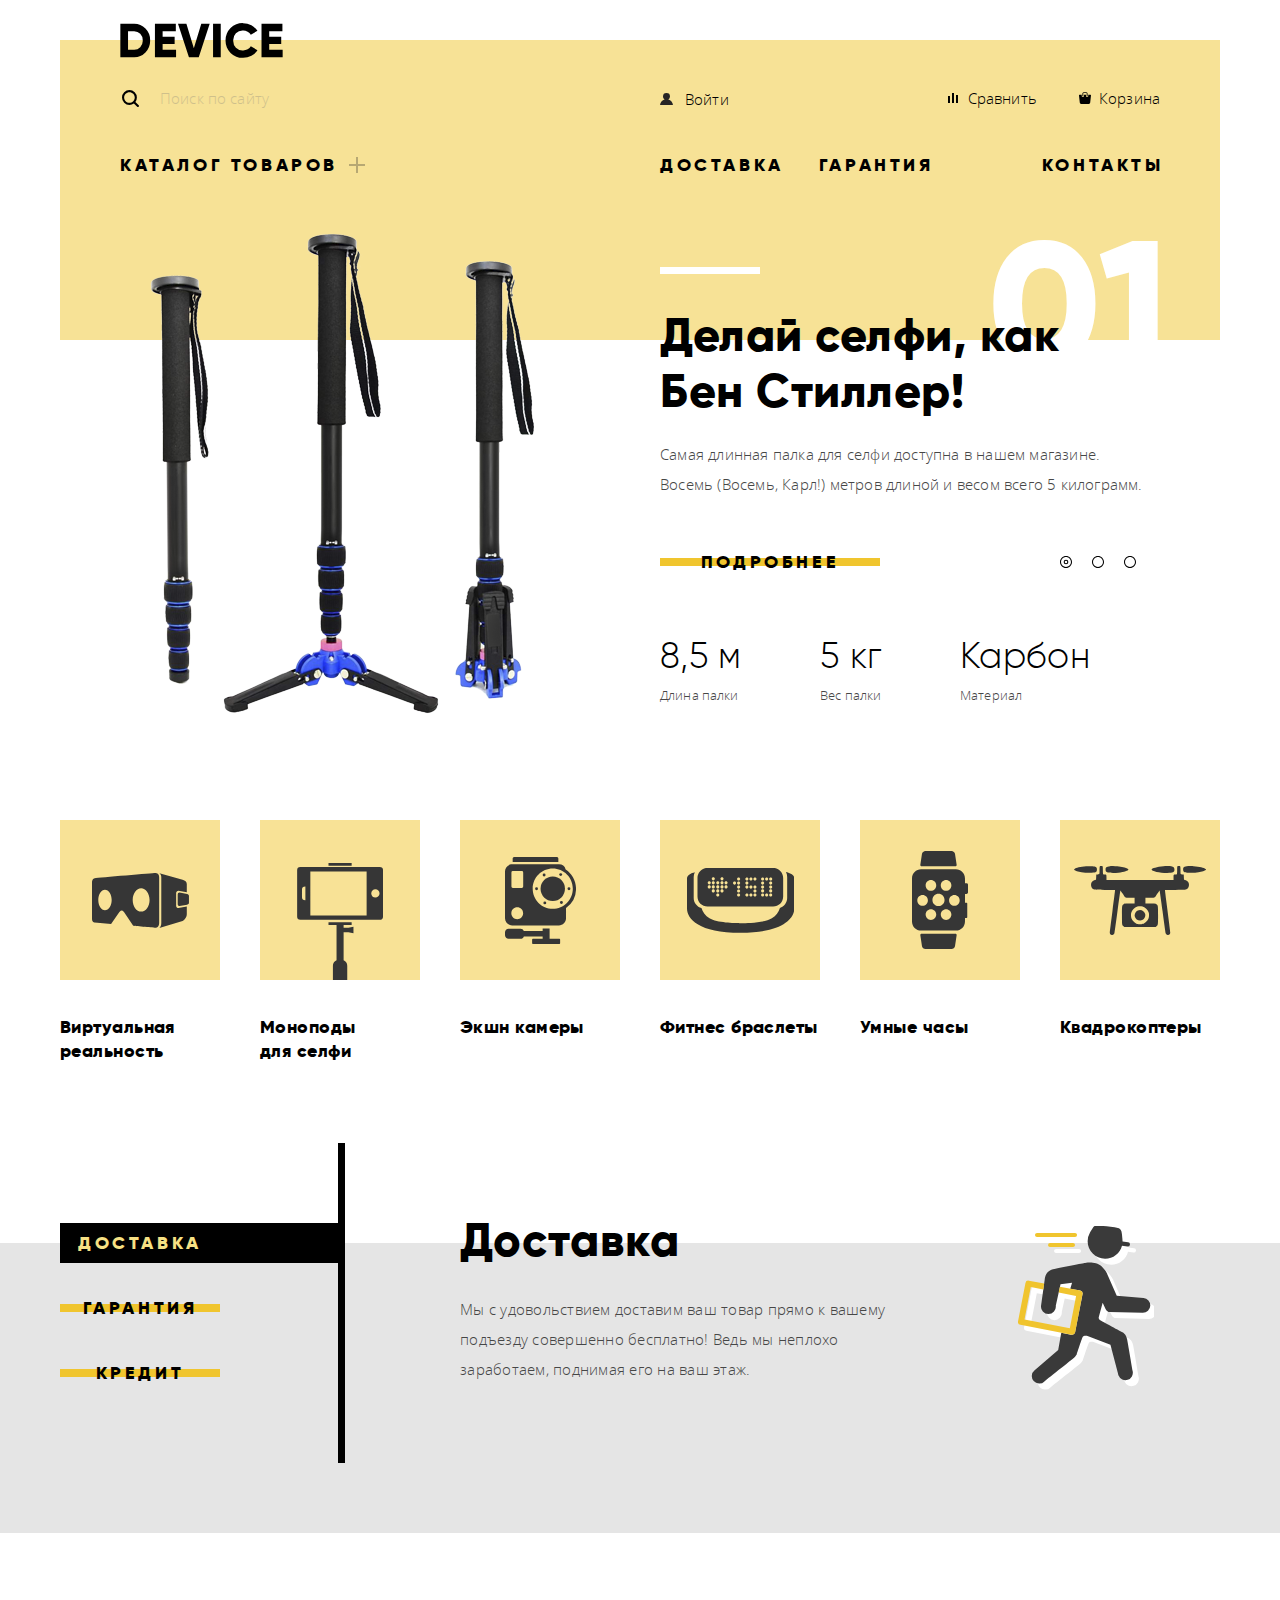
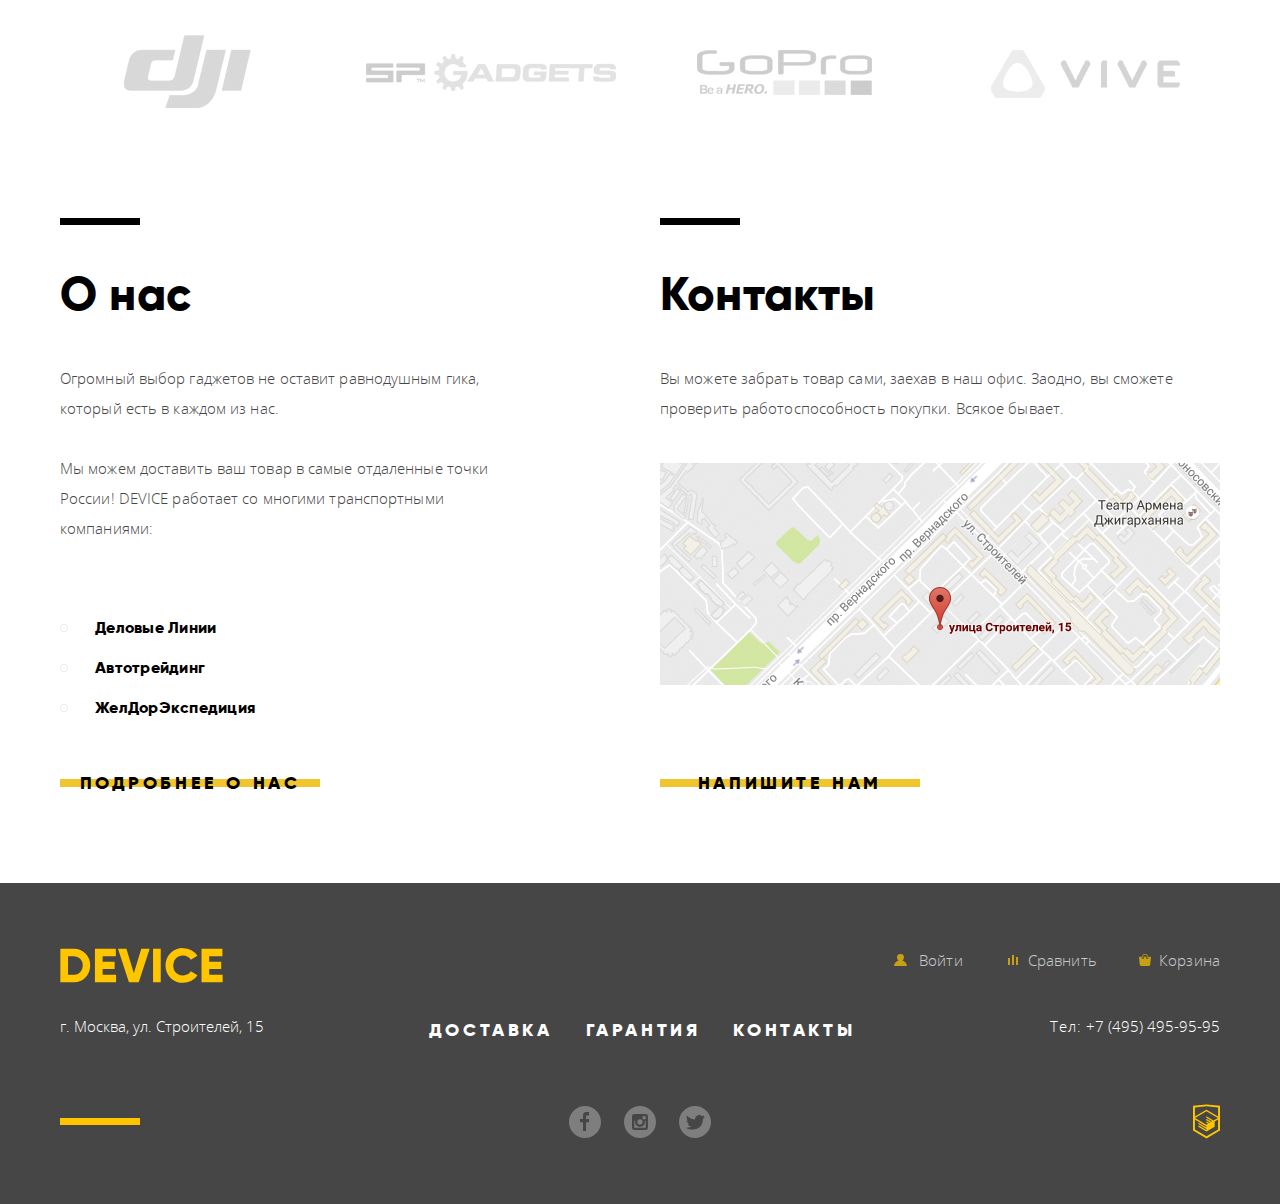
<file: index.html>
<!DOCTYPE html>
<html lang="ru">

<head>
  <meta charset="utf-8">
  <meta http-equiv="X-UA-Compatible" content="IE=edge">
  <meta name="viewport" content="width=device-width">
  <meta name="robots" content="index, follow">
  <title>HTML Academy: Девайс</title>
  <meta name="description" content="Девайс - проект сайта интернет-магазина гаджетов, HTML Academy">
  <meta name="keywords" content="шаблон сайта, дизайн сайта, проект интернет-магазина, верстка">
  <link rel="stylesheet" href="css/normalize.css">
  <link rel="stylesheet" href="css/style.min.css">
</head>

<body>
  <header class="site-header site-header--index">
    <div class="site-header__logo logo">
      <a class="logo__link">
        <img class="logo__img" src="img/logo/logo-device.svg" alt="Логотип интернет-магазина гаджетов Device" width="163" height="35">
      </a>
    </div>
    <div class="site-header__container">
      <div class="site-header__search search">
        <form class="search__form" action="//echo.htmlacademy.ru" method="get" aria-label="Форма поиска по сайту">
          <label class="search__label" for="search">Поиск по сайту</label>
          <input class="search__input" type="search" name="searchRequest" id="search" placeholder="Поиск по сайту" aria-label="Введите ваш запрос">
          <button class="search__button button button--search" type="submit">Найти</button>
        </form>
      </div>
      <ul class="site-header__user user user--not-auth" aria-label="Меню пользователя:">
        <li class="user__item user__item--login">
          <a class="user__link user__link--login" href="login.html">Войти</a>
        </li>
        <li class="user__item user__item--account">
          <a class="user__link user__link--enter" href="user.html" aria-label="Переход на страницу личного кабинета пользователя:">Валентин Петухов</a>
          <a class="user__link user__link--logout" href="index.html">Выйти</a>
        </li>
      </ul>
      <div class="site-header__compare compare" aria-label="Сравнение товаров:">
        <a class="compare__link" href="compare.html">Сравнить</a>
      </div>
      <div class="site-header__cart cart" aria-label="Оформление заказа:">
        <a class="cart__link" href="cart.html">Корзина</a>
      </div>
    </div>
    <nav class="site-header__main-menu main-menu" aria-label="Навигация по сайту">
      <ul class="main-menu__list" aria-label="Главное меню:">
        <li class="main-menu__item main-menu__item--dropdown" aria-haspopup="true">
          <a class="main-menu__link" href="catalog.html">Каталог товаров</a>
          <div class="main-menu__catalog catalog">
            <ul class="catalog__list">
              <li class="catalog__item">
                <a class="catalog__link" href="catalog.html?id=item-1">Виртуальная реальность</a>
              </li>
              <li class="catalog__item">
                <a class="catalog__link" href="catalog.html?id=item-2">Моноподы для селфи</a>
              </li>
              <li class="catalog__item">
                <a class="catalog__link" href="catalog.html?id=item-3">Экшн камеры</a>
              </li>
              <li class="catalog__item">
                <a class="catalog__link" href="catalog.html?id=item-4">Фитнес браслеты</a>
              </li>
              <li class="catalog__item">
                <a class="catalog__link" href="catalog.html?id=item-5">Умные часы</a>
              </li>
              <li class="catalog__item">
                <a class="catalog__link" href="catalog.html?id=item-6">Квадрокоптеры</a>
              </li>
            </ul>
          </div>
        </li>
        <li class="main-menu__item">
          <a class="main-menu__link" href="delivery.html">Доставка</a>
        </li>
        <li class="main-menu__item">
          <a class="main-menu__link" href="warranty.html">Гарантия</a>
        </li>
        <li class="main-menu__item">
          <a class="main-menu__link" href="contacts.html">Контакты</a>
        </li>
      </ul>
    </nav>
  </header>
  <main class="site-content" aria-label="Главная страница">
    <h1 class="visually-hidden">Интернет магазин гаджетов Device</h1>
    <section class="site-content__index-slider index-slider" aria-label="Показ слайдов">
      <h2 class="visually-hidden">Наши лучшие предложения</h2>
      <div class="index-slider__container">
        <input class="visually-hidden index-slider__input" type="radio" name="indexSlider" id="slider-item-1-control" checked>
        <input class="visually-hidden index-slider__input" type="radio" name="indexSlider" id="slider-item-2-control">
        <input class="visually-hidden index-slider__input" type="radio" name="indexSlider" id="slider-item-3-control">
        <div class="index-slider__controls slider-controls">
          <label class="slider-controls__item" for="slider-item-1-control" aria-label="Показать Слайд 1"><span class="visually-hidden">Слайд 1</span></label>
          <label class="slider-controls__item" for="slider-item-2-control" aria-label="Показать Слайд 2"><span class="visually-hidden">Слайд 2</span></label>
          <label class="slider-controls__item" for="slider-item-3-control" aria-label="Показать Слайд 3"><span class="visually-hidden">Слайд 3</span></label>
        </div>
        <ul class="index-slider__list" aria-label="Список слайдов">
          <li class="index-slider__item index-slider-item" id="slider-item-1" aria-label="Первый слайд:">
            <div class="index-slider-item__content">
              <h3 class="index-slider-item__title">Делай селфи, как Бен Стиллер!</h3>
              <p class="index-slider-item__descr">Самая длинная палка для селфи доступна в нашем магазине. Восемь (Восемь, Карл!) метров длиной и весом всего 5 килограмм.</p>
              <dl class="index-slider-item__prop index-slider-item-prop">
                <dt class="index-slider-item-prop__title">Длина палки</dt>
                <dd class="index-slider-item-prop__descr">8,5 м</dd>
                <dt class="index-slider-item-prop__title">Вес палки</dt>
                <dd class="index-slider-item-prop__descr">5 кг</dd>
                <dt class="index-slider-item-prop__title">Материал</dt>
                <dd class="index-slider-item-prop__descr">Карбон</dd>
              </dl>
              <a class="index-slider-item__link button button--link" href="product.html?id=item-x" aria-label="Ознакомиться с предложением">Подробнее</a>
            </div>
            <img class="index-slider-item__img" src="img/slides/slider-1.png" alt="" height="486" width="384">
          </li>
          <li class="index-slider__item index-slider-item" id="slider-item-2" aria-label="Второй слайд:">
            <div class="index-slider-item__content">
              <h3 class="index-slider-item__title">Худеем правильно!</h3>
              <p class="index-slider-item__descr">Мотивирующие фитнес-браслеты помогут найти в себе силы не пропускать занятия и соблюдать диету.</p>
              <dl class="index-slider-item__prop index-slider-item-prop">
                <dt class="index-slider-item-prop__title">Без подзарядки</dt>
                <dd class="index-slider-item-prop__descr">48 часов</dd>
              </dl>
              <a class="index-slider-item__link button button--link" href="product.html?id=item-y" aria-label="Ознакомиться с предложением">Подробнее</a>
            </div>
            <img class="index-slider-item__img" src="img/slides/slider-2.png" alt="" height="485" width="345">
          </li>
          <li class="index-slider__item index-slider-item" id="slider-item-3" aria-label="Третий слайд:">
            <div class="index-slider-item__content">
              <h3 class="index-slider-item__title">Порхает как бабочка, жалит как пчела!</h3>
              <p class="index-slider-item__descr">Этот обычный, на первый взгляд, квадрокоптер оснащен мощным лазером, замаскированным под стандартную камеру.</p>
              <dl class="index-slider-item__prop index-slider-item-prop">
                <dt class="index-slider-item-prop__title">Дальность полета</dt>
                <dd class="index-slider-item-prop__descr">800 м</dd>
                <dt class="index-slider-item-prop__title">Радиус поражения</dt>
                <dd class="index-slider-item-prop__descr">50 м</dd>
              </dl>
              <a class="index-slider-item__link button button--link" href="product.html?id=item-z" aria-label="Ознакомиться с предложением">Подробнее</a>
            </div>
            <img class="index-slider-item__img" src="img/slides/slider-3.png" alt="" height="334" width="526">
          </li>
        </ul>
      </div>
    </section>
    <section class="site-content__index-sub index-sub" aria-label="Каталог товаров">
      <h2 class="visually-hidden">Товарные категории</h2>
      <ul class="index-sub__list">
        <li class="index-sub__item">
          <a class="index-sub__link" href="catalog.html?id=item-1"><span>Виртуальная реальность</span></a>
        </li>
        <li class="index-sub__item">
          <a class="index-sub__link" href="catalog.html?id=item-2"><span>Моноподы для селфи</span></a>
        </li>
        <li class="index-sub__item">
          <a class="index-sub__link" href="catalog.html?id=item-3"><span>Экшн камеры</span></a>
        </li>
        <li class="index-sub__item">
          <a class="index-sub__link" href="catalog.html?id=item-4"><span>Фитнес браслеты</span></a>
        </li>
        <li class="index-sub__item">
          <a class="index-sub__link" href="catalog.html?id=item-5"><span>Умные часы</span></a>
        </li>
        <li class="index-sub__item">
          <a class="index-sub__link" href="catalog.html?id=item-6"><span>Квадрокоптеры</span></a>
        </li>
      </ul>
    </section>
    <section class="site-content__index-services index-services">
      <h2 class="index-services__title visually-hidden">Наши услуги</h2>
      <div class="index-services__container">
        <input class="visually-hidden index-services__control-radio" type="radio" name="indexServices" id="services-item-1-control" checked>
        <input class="visually-hidden index-services__control-radio" type="radio" name="indexServices" id="services-item-2-control">
        <input class="visually-hidden index-services__control-radio" type="radio" name="indexServices" id="services-item-3-control">
        <div class="index-services__controls services-controls">
          <label class="services-controls__item button button--tab-select" for="services-item-1-control" aria-label="Выбрать услугу Доставка">Доставка</label>
          <label class="services-controls__item button button--tab-select" for="services-item-2-control" aria-label="Выбрать услугу Гарантия">Гарантия</label>
          <label class="services-controls__item button button--tab-select" for="services-item-3-control" aria-label="Выбрать услугу Кредит">Кредит</label>
        </div>
        <ul class="index-services__list" aria-label="Перечень услуг">
          <li class="index-services__item index-services-item" id="services-item-1">
            <h3 class="index-services-item__title">Доставка</h3>
            <p class="index-services-item__descr">Мы с удовольствием доставим ваш товар прямо к вашему подъезду совершенно бесплатно! Ведь мы неплохо заработаем, поднимая его на ваш этаж.</p>
          </li>
          <li class="index-services__item index-services-item" id="services-item-2">
            <h3 class="index-services-item__title">Гарантия</h3>
            <p class="index-services-item__descr">Если из-за возгорания купленного у нас товара у вас сгорит дом — не переживайте, мы выдадим вам новый.<br>Товар, не дом, конечно же.</p>
          </li>
          <li class="index-services__item index-services-item" id="services-item-3">
            <h3 class="index-services-item__title">Кредит</h3>
            <p class="index-services-item__descr">Залезть в долговую яму стало проще! Кредитные консультанты подберут для вас наиболее выгодные условия кредита. Выгодные для нашего банка, разумеется.</p>
          </li>
        </ul>
      </div>
    </section>
    <section class="site-content__index-brands index-brands">
      <h2 class="visually-hidden">Бренды</h2>
      <ul class="index-brands__list">
        <li class="index-brands__item">
          <a class="index-brands__link" href="brand.html?id=item-1">
            <img class="index-brands__img" src="img/brands/brand-1-color.jpg" alt="Dji" width="260" height="100">
          </a>
        </li>
        <li class="index-brands__item">
          <a class="index-brands__link" href="brand.html?id=item-2">
            <img class="index-brands__img" src="img/brands/brand-2-color.jpg" alt="SP Gadgets" width="260" height="100">
          </a>
        </li>
        <li class="index-brands__item">
          <a class="index-brands__link" href="brand.html?id=item-3"><img class="index-brands__img" src="img/brands/brand-3-color.jpg" alt="GoPro" width="260" height="100"></a>
        </li>
        <li class="index-brands__item">
          <a class="index-brands__link" href="brand.html?id=item-4">
            <img class="index-brands__img" src="img/brands/brand-4-color.jpg" alt="Vive" width="260" height="100">
          </a>
        </li>
      </ul>
    </section>
    <div class="site-content__container">
      <section class="site-content__index-about index-about" aria-label="Информация:">
        <h2 class="index-about__title">О нас</h2>
        <p class="index-about__descr">Огромный выбор гаджетов не оставит равнодушным гика, который есть в каждом из нас.</p>
        <p class="index-about__descr">Мы можем доставить ваш товар в самые отдаленные точки России! DEVICE работает со многими транспортными компаниями:</p>
        <ul class="index-about__tk-list" aria-label="Перечень транспортных компаний:">
          <li class="index-about__tk-item">Деловые Линии</li>
          <li class="index-about__tk-item">Автотрейдинг</li>
          <li class="index-about__tk-item">ЖелДорЭкспедиция</li>
        </ul>
        <a class="index-about__link  button button--wide-link" href="about.html">Подробнее о нас</a>
      </section>
      <section class="site-content__index-contacts index-contacts" aria-label="Информация:">
        <h2 class="index-contacts__title">Контакты</h2>
        <p class="index-contacts__descr">Вы можете забрать товар сами, заехав в наш офис. Заодно, вы сможете проверить работоспособность покупки. Всякое бывает.</p>
        <p class="index-contacts__map index-contacts-map">
          <a class="index-contacts-map__link js-modalMapOpen" href="map.html">
            <img class="index-contacts-map__img" src="img/map.jpg" alt="Наш адрес: г. Москва, ул. Строителей, 15" width="560" height="222">
          </a>
        </p>
        <a class="index-contacts__link button button--wide-link js-modalFeedbackOpen" href="contacts.html">Напишите нам</a>
      </section>
    </div>
  </main>
  <footer class="site-footer">
    <div class="site-footer__wrap">
      <div class="site-footer__container">
        <div class="site-footer__logo logo">
          <a class="logo__link">
            <img class="logo__img" src="img/logo/logo-device-yellow.svg" alt="Логотип интернет-магазина гаджетов Device" width="163" height="35">
          </a>
        </div>
        <ul class="site-footer__user user user--not-auth" aria-label="Меню пользователя:">
          <li class="user__item user__item--login">
            <a class="user__link user__link--login" href="login.html">Войти</a>
          </li>
          <li class="user__item user__item--account">
            <a class="user__link user__link--enter" href="user.html" aria-label="Переход на страницу личного кабинета пользователя:">Валентин Петухов</a>
            <a class="user__link user__link--logout" href="index.html">Выйти</a>
          </li>
        </ul>
        <div class="site-footer__compare compare" aria-label="Сравнение товаров:">
          <a class="compare__link" href="compare.html">Сравнить</a>
        </div>
        <div class="site-footer__cart cart" aria-label="Оформление заказа:">
          <a class="cart__link" href="cart.html">Корзина</a>
        </div>
      </div>
      <div class="site-footer__container">
        <address class="site-footer__address address" aria-label="Наш адрес:">
          г. Москва, ул. Строителей, 15
        </address>
        <div class="site-footer__phone phone" aria-label="Наш телефон:">
          <a class="phone__link" href="tel:+74954959595">+7 (495) 495-95-95</a>
        </div>
        <ul class="site-footer__info-menu info-menu" aria-label="Сервисное меню:">
          <li class="info-menu__item">
            <a class="info-menu__link" href="delivery.html">Доставка</a>
          </li>
          <li class="info-menu__item">
            <a class="info-menu__link" href="warranty.html">Гарантия</a>
          </li>
          <li class="info-menu__item">
            <a class="info-menu__link" href="contacts.html">Контакты</a>
          </li>
        </ul>
      </div>
      <div class="site-footer__container">
        <ul class="site-footer__socials socials" aria-label="Наши соцсети:">
          <li class="socials__item">
            <a class="socials__link" href="#" title="Мы в Facebook">
              <img class="socials__img" src="img/icons/fb.svg" alt="Мы в Facebook" width="32" height="32">
            </a>
          </li>
          <li class="socials__item">
            <a class="socials__link" href="#" title="Мы в Instagram">
              <img class="socials__img" src="img/icons/instagram.svg" alt="Мы в Instagram" width="32" height="32">
            </a>
          </li>
          <li class="socials__item">
            <a class="socials__link" href="#" title="Мы в Twitter">
              <img class="socials__img" src="img/icons/twitter.svg" alt="Мы в Twitter" width="32" height="32">
            </a>
          </li>
        </ul>
        <div class="site-footer__studio-link studio-link" aria-label="Информация о разработчике:">
          <a class="studio-link__link" href="//htmlacademy.ru/intensive/htmlcss" target="_blank" title="Сделано в HTML Academy">
            <img class="studio-link__img" src="img/icons/logo-html.svg" alt="Сделано в HTML Academy" width="27" height="35">
          </a>
        </div>
      </div>
    </div>
  </footer>
  <section class="site-modals">
    <div class="site-modals__wrap js-modalWrap">
    </div>
    <div class="site-modals__modal modal modal--feedback js-modalFeedback">
      <h2 class="visually-hidden">Форма обратной связи</h2>
      <form class="modal__content feedback-form" action="//echo.htmlacademy.ru" method="post">
        <div class="feedback-form__row">
          <div class="feedback-form__container">
            <label class="feedback-form__label" for="name">Ваше имя:</label>
            <input class="feedback-form__input" type="text" name="name" id="name" placeholder="Имя Фамилия">
          </div>
          <div class="feedback-form__container">
            <label class="feedback-form__label" for="email">Ваш e-mail:</label>
            <input class="feedback-form__input" type="email" name="email" id="email" placeholder="email@example.com">
          </div>
        </div>
        <div class="feedback-form__row">
          <div class="feedback-form__container">
            <label class="feedback-form__label" for="comment">Текст письма:</label>
            <textarea class="feedback-form__textarea" name="comment" id="comment" rows="6" placeholder="В свободной форме"></textarea>
          </div>
        </div>
        <div class="feedback-form__row">
          <button class="feedback-form__button button" type="submit">Отправить</button>
        </div>
      </form>
      <button class="modal__button button button--close js-modalFeedbackClose" type="button" title="Закрыть"><span class="visually-hidden">Закрыть</span></button>
    </div>
    <div class="site-modals__modal modal modal--map js-modalMap">
      <h2 class="visually-hidden">Как нас найти</h2>
      <div class="modal__content">
        <iframe src="//yandex.ru/map-widget/v1/?um=constructor%3A2b59730831bb320d011fec53f3b163f8adf3d6efa9e0db7bf7c9aba2d366880c&amp;source=constructor" width="960" height="555"></iframe>
        <img src="img/map-big.jpg" alt="Наш адрес: г. Москва, ул. Строителей, 15" width="960" height="555">
      </div>
      <button class="modal__button button button--close js-modalMapClose" type="button" title="Закрыть"><span class="visually-hidden">Закрыть</span></button>
    </div>
  </section>
  <script src="js/script.min.js"></script>
</body>

</html>
</file>
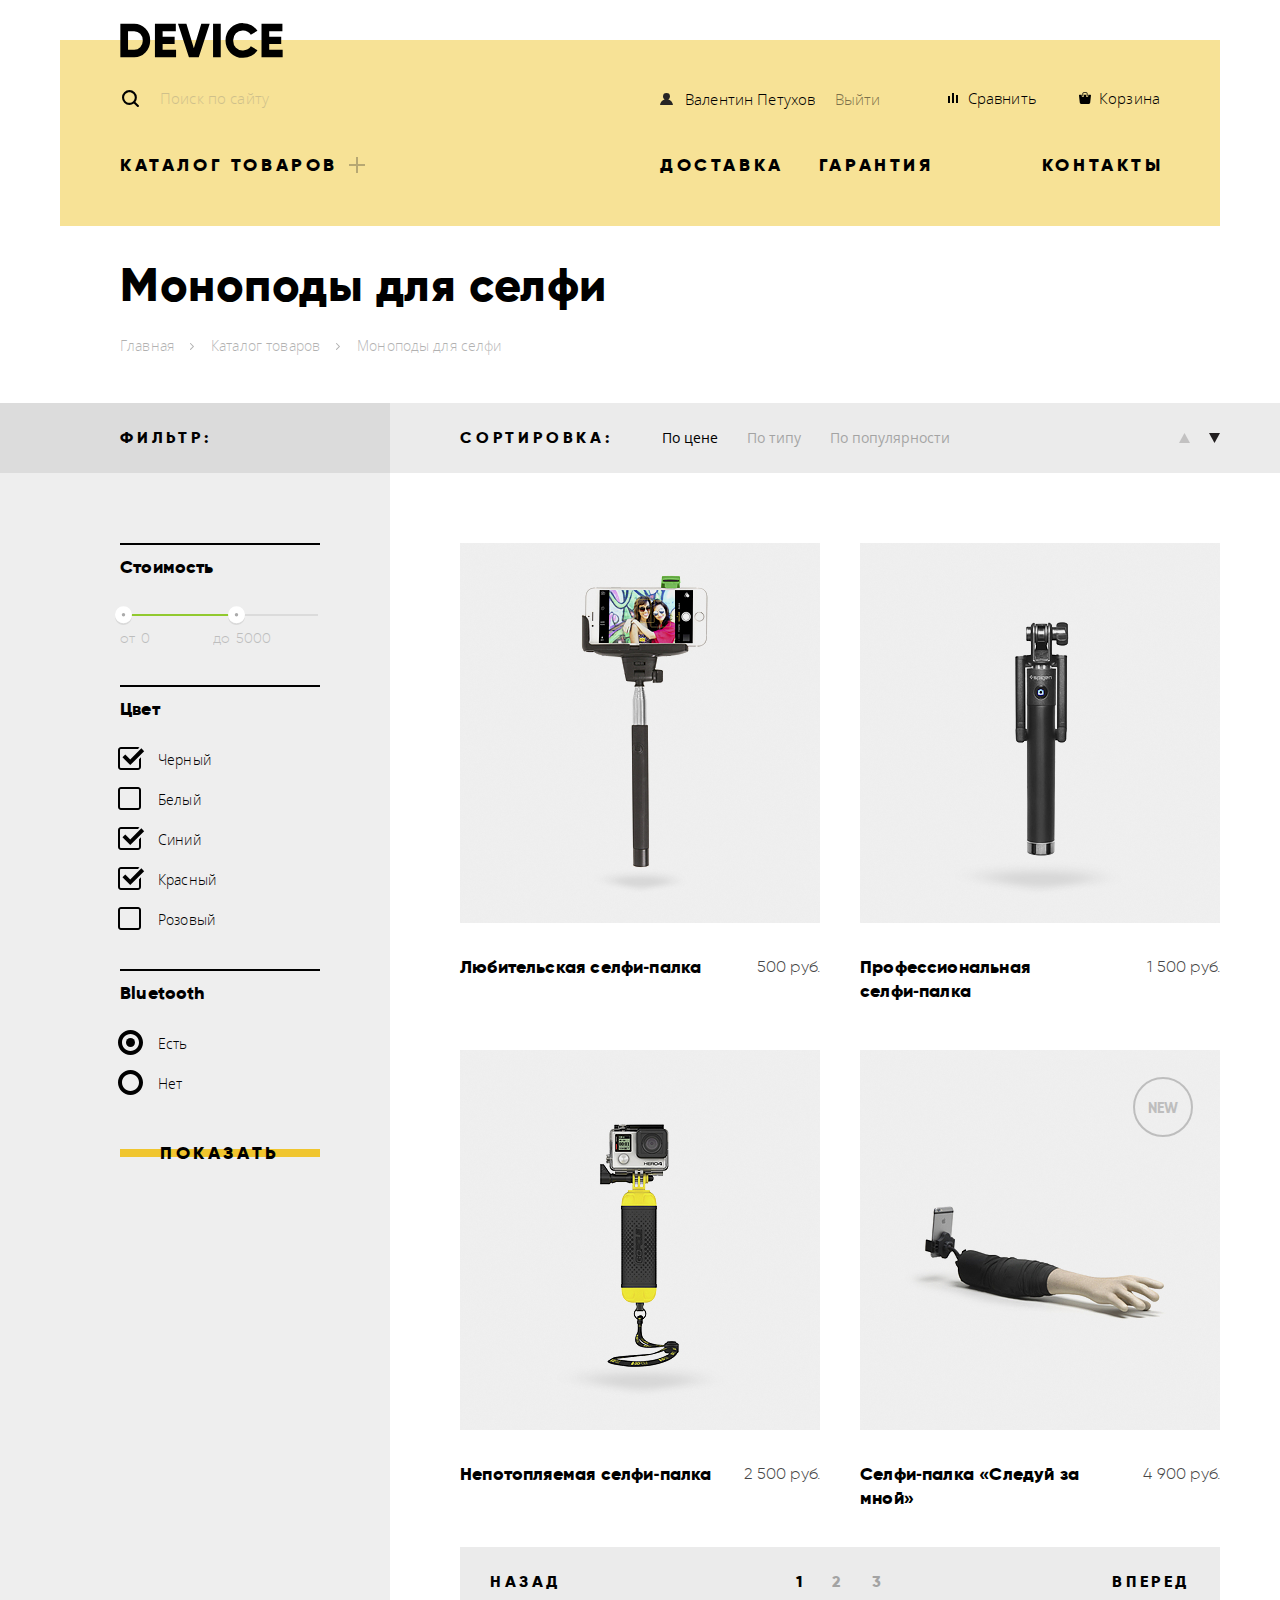
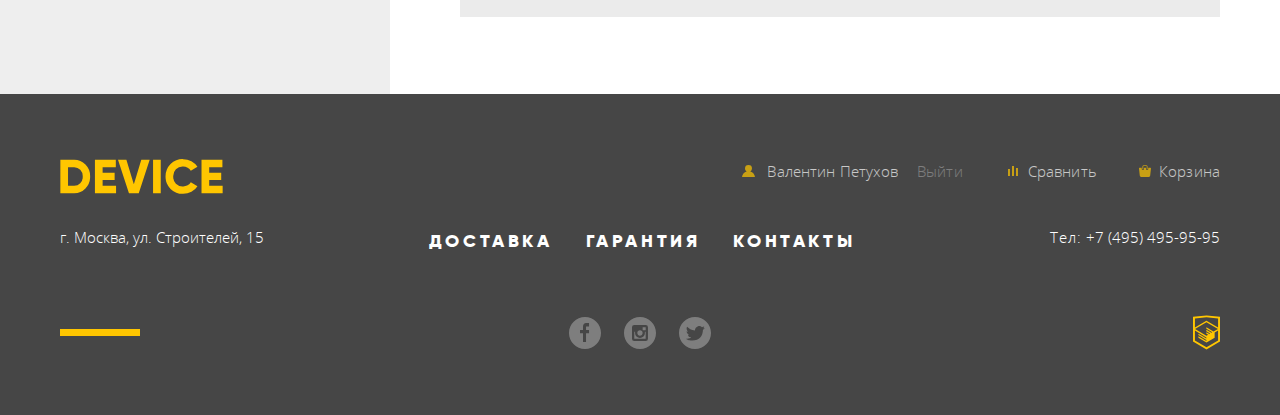
<file: catalog.html>
<!DOCTYPE html>
<html lang="ru">

<head>
  <meta charset="utf-8">
  <meta http-equiv="X-UA-Compatible" content="IE=edge">
  <meta name="viewport" content="width=device-width">
  <meta name="robots" content="index, follow">
  <title>HTML Academy: Девайс</title>
  <meta name="description" content="Девайс - проект сайта интернет-магазина гаджетов, HTML Academy">
  <meta name="keywords" content="шаблон сайта, дизайн сайта, проект интернет-магазина, верстка">
  <link rel="stylesheet" href="css/normalize.css">
  <link rel="stylesheet" href="css/style.min.css">
</head>

<body>
  <header class="site-header">
    <div class="site-header__logo logo">
      <a class="logo__link" href="index.html">
        <img class="logo__img" src="img/logo/logo-device.svg" alt="Логотип интернет-магазина гаджетов Device" width="163" height="35">
      </a>
    </div>
    <div class="site-header__container">
      <div class="site-header__search search">
        <form class="search__form" action="//echo.htmlacademy.ru" method="get" aria-label="Форма поиска по сайту">
          <label class="search__label" for="search">Поиск по сайту</label>
          <input class="search__input" type="search" name="searchRequest" id="search" placeholder="Поиск по сайту" aria-label="Введите ваш запрос">
          <button class="search__button button button--search" type="submit">Найти</button>
        </form>
      </div>
      <ul class="site-header__user user user--auth" aria-label="Меню пользователя:">
        <li class="user__item user__item--login">
          <a class="user__link user__link--login" href="login.html">Войти</a>
        </li>
        <li class="user__item user__item--account">
          <a class="user__link user__link--enter" href="user.html" aria-label="Переход на страницу личного кабинета пользователя:">Валентин Петухов</a>
          <a class="user__link user__link--logout" href="index.html">Выйти</a>
        </li>
      </ul>
      <div class="site-header__compare compare" aria-label="Сравнение товаров:">
        <a class="compare__link" href="compare.html">Сравнить</a>
      </div>
      <div class="site-header__cart cart" aria-label="Оформление заказа:">
        <a class="cart__link" href="cart.html">Корзина</a>
      </div>
    </div>
    <nav class="site-header__main-menu main-menu" aria-label="Навигация по сайту">
      <ul class="main-menu__list" aria-label="Главное меню:">
        <li class="main-menu__item main-menu__item--dropdown" aria-haspopup="true">
          <a class="main-menu__link" href="catalog.html">Каталог товаров</a>
          <div class="main-menu__catalog catalog">
            <ul class="catalog__list">
              <li class="catalog__item">
                <a class="catalog__link" href="catalog.html?id=item-1">Виртуальная реальность</a>
              </li>
              <li class="catalog__item">
                <a class="catalog__link" href="catalog.html?id=item-2">Моноподы для селфи</a>
              </li>
              <li class="catalog__item">
                <a class="catalog__link" href="catalog.html?id=item-3">Экшн камеры</a>
              </li>
              <li class="catalog__item">
                <a class="catalog__link" href="catalog.html?id=item-4">Фитнес браслеты</a>
              </li>
              <li class="catalog__item">
                <a class="catalog__link" href="catalog.html?id=item-5">Умные часы</a>
              </li>
              <li class="catalog__item">
                <a class="catalog__link" href="catalog.html?id=item-6">Квадрокоптеры</a>
              </li>
            </ul>
          </div>
        </li>
        <li class="main-menu__item">
          <a class="main-menu__link" href="delivery.html">Доставка</a>
        </li>
        <li class="main-menu__item">
          <a class="main-menu__link" href="warranty.html">Гарантия</a>
        </li>
        <li class="main-menu__item">
          <a class="main-menu__link" href="contacts.html">Контакты</a>
        </li>
      </ul>
    </nav>
  </header>
  <main class="site-content" aria-label="Раздел каталога">
    <h1 class="site-content__title">Моноподы для селфи</h1>
    <section class="site-content__breadcrumbs breadcrumbs">
      <h2 class="visually-hidden">Вложенность раздела</h2>
      <ul class="breadcrumbs__list" aria-label="Список разделов, по уровню вложенности">
        <li class="breadcrumbs__item">
          <a class="breadcrumbs__link" href="index.html">Главная</a>
        </li>
        <li class="breadcrumbs__item">
          <a class="breadcrumbs__link" href="catalog.html">Каталог товаров</a>
        </li>
        <li class="breadcrumbs__item breadcrumbs__item--current">Моноподы для селфи</li>
      </ul>
    </section>
    <div class="site-content__bg-effects">
      <div class="site-content__wrap">
        <section class="site-content__products-filter products-filter">
          <h2 class="products-filter__title">Фильтр:</h2>
          <form class="products-filter__form filter-form" action="//echo.htmlacademy.ru" method="get">
            <fieldset class="filter-form__fieldset">
              <legend class="filter-form__legend">Стоимость</legend>
              <div class="filter-form__range-filter range-filter">
                <div class="range-filter__range-controls">
                  <div class="range-filter__scale">
                    <div class="range-filter__bar">
                      <span class="range-filter__scroll range-filter__scroll--left" tabindex="0"></span>
                      <span class="range-filter__scroll range-filter__scroll--right" tabindex="0"></span>
                    </div>
                  </div>
                  <div class="range-filter__toggle range-filter__toggle--min"></div>
                  <div class="range-filter__toggle range-filter__toggle--max"></div>
                </div>
                <div class="range-filter__price-controls">
                  <label class="range-filter__price-label">от <input class="range-filter__price-input" name="min-price" type="text" value="0"></label>
                  <label class="range-filter__price-label">до <input class="range-filter__price-input" name="max-price" type="text" value="5000"></label>
                </div>
              </div>
            </fieldset>
            <fieldset class="filter-form__fieldset">
              <legend class="filter-form__legend">Цвет</legend>
              <input class="filter-form__checkbox visually-hidden" type="checkbox" name="colorBlack" id="checkbox1" checked>
              <label class="filter-form__label" for="checkbox1">Черный</label>
              <input class="filter-form__checkbox visually-hidden" type="checkbox" name="colorWhite" id="checkbox2">
              <label class="filter-form__label" for="checkbox2">Белый</label>
              <input class="filter-form__checkbox visually-hidden" type="checkbox" name="colorBlue" id="checkbox3" checked>
              <label class="filter-form__label" for="checkbox3">Синий</label>
              <input class="filter-form__checkbox visually-hidden" type="checkbox" name="colorRad" id="checkbox4" checked>
              <label class="filter-form__label" for="checkbox4">Красный</label>
              <input class="filter-form__checkbox visually-hidden" type="checkbox" name="colorPink" id="checkbox5">
              <label class="filter-form__label" for="checkbox5">Розовый</label>
            </fieldset>
            <fieldset class="filter-form__fieldset">
              <legend class="filter-form__legend">Bluetooth</legend>
              <input class="filter-form__radio visually-hidden" type="radio" name="bluetooth" id="radio1" checked>
              <label class="filter-form__label" for="radio1">Есть</label>
              <input class="filter-form__radio visually-hidden" type="radio" name="bluetooth" id="radio2">
              <label class="filter-form__label" for="radio2">Нет</label>
            </fieldset>
            <button class="filter-form__button button" type="submit">Показать</button>
          </form>
        </section>
        <div class="site-content__col-container">
          <section class="site-content__products-sort products-sort">
            <h2 class="products-sort__title">Сортировка:</h2>
            <div class="products-sort__types">
              <a class="products-sort__link active" href="catalog.html?sort=price">По цене</a>
              <a class="products-sort__link" href="catalog.html?sort=type">По типу</a>
              <a class="products-sort__link" href="catalog.html?sort=popularity">По популярности</a>
              <a class="products-sort__link products-sort__link--sort-direct" href="catalog.html?sort=direct" title="По возрастанию"><span class="visually-hidden">По возрастанию</span></a>
              <a class="products-sort__link products-sort__link--sort-reverse active" href="catalog.html?sort=reverse" title="По убыванию"><span class="visually-hidden">По убыванию</span></a>
            </div>
          </section>
          <section class="site-content__products products">
            <h2 class="visually-hidden">Список товаров</h2>
            <ul class="products__list">
              <li class="products__item products-item" aria-label="Товар 1">
                <div class="products-item__block-content">
                  <h3 class="products-item__title" aria-label="Название:">
                    <a class="products-item__link" href="product.html?id=item-1">Любительская селфи&#8209;палка</a>
                  </h3>
                  <b class="products-item__price" aria-label="Цена товара:">500 руб.</b>
                </div>
                <div class="products-item__block-controls">
                  <a class="products-item__button button" href="cart.html?add=true&id=item-1" aria-label="Оформить заказ:">В корзину</a>
                  <a class="products-item__button button button--compare" href="compare.html?add=true&id=item-1">Добавить к сравнению</a>
                </div>
                <img class="products-item__img" src="img/products/item-1.jpg" alt="Любительская селфи-палка" width="360" height="380">
              </li>
              <li class="products__item products-item" aria-label="Товар 2">
                <div class="products-item__block-content">
                  <h3 class="products-item__title" aria-label="Название:">
                    <a class="products-item__link" href="product.html?id=item-2">Профессиональная селфи&#8209;палка</a>
                  </h3>
                  <b class="products-item__price" aria-label="Цена товара:">1 500 руб.</b>
                </div>
                <div class="products-item__block-controls">
                  <a class="products-item__button button" href="cart.html?add=true&id=item-2" aria-label="Оформить заказ:">В корзину</a>
                  <a class="products-item__button button button--compare" href="compare.html?add=true&id=item-2">Добавить к сравнению</a>
                </div>
                <img class="products-item__img" src="img/products/item-2.jpg" alt="Профессиональная селфи-палка" width="360" height="380">
              </li>
              <li class="products__item products-item" aria-label="Товар 3">
                <div class="products-item__block-content">
                  <h3 class="products-item__title" aria-label="Название:">
                    <a class="products-item__link" href="product.html?id=item-3">Непотопляемая селфи&#8209;палка</a>
                  </h3>
                  <b class="products-item__price" aria-label="Цена товара:">2 500 руб.</b>
                </div>
                <div class="products-item__block-controls">
                  <a class="products-item__button button" href="cart.html?add=true&id=item-3" aria-label="Оформить заказ:">В корзину</a>
                  <a class="products-item__button button button--compare" href="compare.html?add=true&id=item-3">Добавить к сравнению</a>
                </div>
                <img class="products-item__img" src="img/products/item-3.jpg" alt="Непотопляемая селфи-палка" width="360" height="380">
              </li>
              <li class="products__item products-item products-item--new" aria-label="Товар 4">
                <div class="products-item__block-content">
                  <h3 class="products-item__title" aria-label="Название:">
                    <a class="products-item__link" href="product.html?id=item-4">Селфи&#8209;палка «Следуй за мной»</a>
                  </h3>
                  <b class="products-item__price" aria-label="Цена товара:">4 900 руб.</b>
                </div>
                <div class="products-item__block-controls">
                  <a class="products-item__button button" href="cart.html?add=true&id=item-4" aria-label="Оформить заказ:">В корзину</a>
                  <a class="products-item__button button button--compare" href="compare.html?add=true&id=item-4">Добавить к сравнению</a>
                </div>
                <img class="products-item__img" src="img/products/item-4.jpg" alt="Селфи-палка «Следуй за мной»" width="360" height="380">
              </li>
            </ul>
          </section>
          <section class="site-content__products-pagination products-pagination">
            <h2 class="visually-hidden">Навигация по страницам</h2>
            <ul class="products-pagination__list">
              <li class="products-pagination__item products-pagination__item--back">
                <a class="products-pagination__link" aria-label="Предыдущая страница">Назад</a>
              </li>
              <li class="products-pagination__item products-pagination__item--current">
                <a class="products-pagination__link" aria-label="Текущая страница">1</a>
              </li>
              <li class="products-pagination__item">
                <a class="products-pagination__link" href="catalog.html?page=2" aria-label="Страница 2">2</a>
              </li>
              <li class="products-pagination__item">
                <a class="products-pagination__link" href="catalog.html?page=3" aria-label="Страница 3">3</a>
              </li>
              <li class="products-pagination__item products-pagination__item--forward">
                <a class="products-pagination__link" href="catalog.html?page=2" aria-label="Следующая страница">Вперед</a>
              </li>
            </ul>
          </section>
        </div>
      </div>
    </div>
  </main>
  <footer class="site-footer">
    <div class="site-footer__wrap">
      <div class="site-footer__container">
        <div class="site-footer__logo logo">
          <a class="logo__link" href="index.html">
            <img class="logo__img" src="img/logo/logo-device-yellow.svg" alt="Логотип интернет-магазина гаджетов Device" width="163" height="35">
          </a>
        </div>
        <ul class="site-footer__user user user--auth" aria-label="Меню пользователя:">
          <li class="user__item user__item--login">
            <a class="user__link user__link--login" href="login.html">Войти</a>
          </li>
          <li class="user__item user__item--account">
            <a class="user__link user__link--enter" href="user.html" aria-label="Переход на страницу личного кабинета пользователя:">Валентин Петухов</a>
            <a class="user__link user__link--logout" href="index.html">Выйти</a>
          </li>
        </ul>
        <div class="site-footer__compare compare" aria-label="Сравнение товаров:">
          <a class="compare__link" href="compare.html">Сравнить</a>
        </div>
        <div class="site-footer__cart cart" aria-label="Оформление заказа:">
          <a class="cart__link" href="cart.html">Корзина</a>
        </div>
      </div>
      <div class="site-footer__container">
        <address class="site-footer__address address" aria-label="Наш адрес:">
          г. Москва, ул. Строителей, 15
        </address>
        <div class="site-footer__phone phone" aria-label="Наш телефон:">
          <a class="phone__link" href="tel:+74954959595">+7 (495) 495-95-95</a>
        </div>
        <ul class="site-footer__info-menu info-menu" aria-label="Сервисное меню:">
          <li class="info-menu__item">
            <a class="info-menu__link" href="delivery.html">Доставка</a>
          </li>
          <li class="info-menu__item">
            <a class="info-menu__link" href="warranty.html">Гарантия</a>
          </li>
          <li class="info-menu__item">
            <a class="info-menu__link" href="contacts.html">Контакты</a>
          </li>
        </ul>
      </div>
      <div class="site-footer__container">
        <ul class="site-footer__socials socials" aria-label="Наши соцсети:">
          <li class="socials__item">
            <a class="socials__link" href="#" title="Мы в Facebook">
              <img class="socials__img" src="img/icons/fb.svg" alt="Мы в Facebook" width="32" height="32">
            </a>
          </li>
          <li class="socials__item">
            <a class="socials__link" href="#" title="Мы в Instagram">
              <img class="socials__img" src="img/icons/instagram.svg" alt="Мы в Instagram" width="32" height="32">
            </a>
          </li>
          <li class="socials__item">
            <a class="socials__link" href="#" title="Мы в Twitter">
              <img class="socials__img" src="img/icons/twitter.svg" alt="Мы в Twitter" width="32" height="32">
            </a>
          </li>
        </ul>
        <div class="site-footer__studio-link studio-link" aria-label="Информация о разработчике:">
          <a class="studio-link__link" href="//htmlacademy.ru/intensive/htmlcss" target="_blank" title="Сделано в HTML Academy">
            <img class="studio-link__img" src="img/icons/logo-html.svg" alt="Сделано в HTML Academy" width="27" height="35">
          </a>
        </div>
      </div>
    </div>
  </footer>
</body>

</html>
</file>
<file: css/style.min.css>
﻿@font-face{font-style:normal;font-weight:800;font-family:"Gilroy";src:url(../fonts/gilroyextrabold.woff2) format("woff2"),url(../fonts/gilroyextrabold.woff) format("woff")}@font-face{font-style:normal;font-weight:300;font-family:"Gilroy";src:url(../fonts/gilroylight.woff2) format("woff2"),url(../fonts/gilroylight.woff) format("woff")}@font-face{font-style:normal;font-weight:400;font-family:"OpenSans";src:url(../fonts/opensans.woff2) format("woff2"),url(../fonts/opensans.woff) format("woff")}@font-face{font-style:normal;font-weight:300;font-family:"OpenSans";src:url(../fonts/opensanslight.woff2) format("woff2"),url(../fonts/opensanslight.woff) format("woff")}html{margin:0;font-family:inherit}body{display:-webkit-box;display:-ms-flexbox;display:flex;-webkit-box-orient:vertical;-webkit-box-direction:normal;-ms-flex-direction:column;flex-direction:column;width:100%;min-width:1200px;min-height:100vh;margin:0 auto;font-family:"OpenSans","Arial",sans-serif}.visually-hidden{position:absolute;width:1px;height:1px;margin:-1px;padding:0;overflow:hidden;white-space:nowrap;border:0;clip:rect(0 0 0 0);-webkit-clip-path:inset(100%);clip-path:inset(100%)}.button{min-width:200px;padding:0;font-weight:800;font-size:18px;line-height:40px;font-family:"Gilroy","Arial",sans-serif;vertical-align:middle;text-align:center;color:rgb(0,0,0);text-transform:uppercase;text-decoration:none;letter-spacing:3.6px;background-color:transparent;background-image:-webkit-gradient(linear,left top,left bottom,from(rgb(240,197,46)),to(rgb(240,197,46)));background-image:-webkit-linear-gradient(rgb(240,197,46),rgb(240,197,46));background-image:-o-linear-gradient(rgb(240,197,46),rgb(240,197,46));background-image:linear-gradient(rgb(240,197,46),rgb(240,197,46));background-repeat:no-repeat;background-position:center;background-size:100% 8px;border:none;cursor:pointer;-webkit-transition:color 0.3s,background-size 0.3s;-o-transition:color 0.3s,background-size 0.3s;transition:color 0.3s,background-size 0.3s}.button:hover,.button:focus{background-size:100% 100%}.button:active{color:rgba(0,0,0,.3);background-size:100% 100%}.button--link{min-width:220px}.button--wide-link{min-width:260px}.button--search{min-width:85px;min-height:50px;padding:10px 0;font-weight:300;font-size:15px;line-height:26px;color:rgb(0,0,0);text-transform:none;letter-spacing:.15px;background-image:none;border:2px solid rgb(0,0,0);-webkit-transition:background-color 0.3s;-o-transition:background-color 0.3s;transition:background-color 0.3s}.button--search:hover,.button--search:focus{color:rgb(255,255,255);background-color:rgb(0,0,0)}.button--search:active{color:rgba(255,255,255,.3);background-color:rgb(0,0,0);border:2px solid rgb(0,0,0)}.button--tab-select{min-width:160px;background-color:transparent;border-right:0 solid transparent;-webkit-transition:color 0.3s,border 0.1s,background-size 0.3s;-o-transition:color 0.3s,border 0.1s,background-size 0.3s;transition:color 0.3s,border 0.1s,background-size 0.3s}.button--tab-select:active{color:rgb(247,225,132);background-color:rgb(0,0,0);background-image:none;background-size:100% 100%;border-right:118px solid rgb(0,0,0)}.button--compare{font-weight:300;font-size:13px;line-height:20px;color:rgba(0,0,0,.5);text-transform:none;letter-spacing:.13px;background-image:none;-webkit-transition:color 0.3s;-o-transition:color 0.3s;transition:color 0.3s}.button--compare:hover,.button--compare:focus{color:rgb(0,0,0)}.button--compare:active{color:rgba(0,0,0,.2)}.button--close{min-width:55px;min-height:55px;background-color:transparent;background-image:url(../img/icons/modal-close.svg);background-repeat:no-repeat;background-position:center;background-size:cover;border:none;border-radius:50%;opacity:.5;-webkit-transition:opacity 0.3s;-o-transition:opacity 0.3s;transition:opacity 0.3s}.button--close:hover,.button--close:focus{opacity:1}.button--close:active{opacity:.3}.logo__link{-webkit-transition:opacity 0.3s;-o-transition:opacity 0.3s;transition:opacity 0.3s}.logo__link:hover,.logo__link:focus{opacity:.6}.logo__link:active{opacity:.3}.logo__img{vertical-align:middle}.search__form{display:-webkit-box;display:-ms-flexbox;display:flex;-webkit-box-align:center;-ms-flex-align:center;align-items:center;min-width:440px}.search__label{position:relative;min-height:50px;padding-left:40px;font-size:0;cursor:pointer;-webkit-transition:opacity 0.3s;-o-transition:opacity 0.3s;transition:opacity 0.3s}.search__label:hover,.search__label:focus{opacity:.6}.search__label::before{content:"";position:absolute;top:0;left:2px;width:17px;height:100%;background-image:url(../img/icons/search.svg);background-repeat:no-repeat;background-position:left center;background-size:contain}.search__input{min-height:50px;padding:10px 0;font-weight:300;font-size:15px;line-height:26px;vertical-align:middle;color:rgb(0,0,0);letter-spacing:.15px;background-color:transparent;border:none;border-top:2px solid transparent;border-bottom:2px solid transparent;opacity:.3;-webkit-transition:opacity 0.3s;-o-transition:opacity 0.3s;transition:opacity 0.3s}.search__input:hover{opacity:.6}.search__input:focus{border-bottom-color:rgb(0,0,0);opacity:1}.search__input:focus + .search__button{opacity:1;pointer-events:all}.search__button{opacity:0;-webkit-transition:opacity 0.3s,background-color 0.3s;-o-transition:opacity 0.3s,background-color 0.3s;transition:opacity 0.3s,background-color 0.3s;pointer-events:none}.search__button:focus,.search__button:active{opacity:1;pointer-events:all}.user{margin:0;padding:0;list-style:none;font-weight:300;font-size:15px;line-height:20px;vertical-align:middle;color:rgb(0,0,0);letter-spacing:.15px}.user--auth .user__item--login,.user--not-auth .user__item--account{display:none}.user__link{display:inline-block;max-width:160px;vertical-align:middle;color:inherit;text-decoration:none;-webkit-transition:opacity 0.3s;-o-transition:opacity 0.3s;transition:opacity 0.3s}.user__link--enter{max-width:150px;overflow:hidden;white-space:nowrap;-o-text-overflow:ellipsis;text-overflow:ellipsis}.user__link--login,.user__link--enter{position:relative;padding-left:25px}.user__link--login::before,.user__link--enter::before{content:"";position:absolute;top:0;left:0;width:13px;height:100%;background-image:url(../img/icons/user.svg);background-repeat:no-repeat;background-position:left center;background-size:contain}.user__link:hover,.user__link:focus{opacity:.6}.user__link:active{opacity:.3}.user__link--logout{margin-left:15px;opacity:.5;-webkit-transition:opacity 0.3s;-o-transition:opacity 0.3s;transition:opacity 0.3s}.user__link--logout:hover,.user__link--logout:focus{opacity:.4}.user__link--logout:active{opacity:.2}.site-footer .user__link{color:rgb(255,255,255);opacity:.7}.site-footer .user__link::before{background-image:url(../img/icons/user-color.svg)}.site-footer .user__link:hover,.site-footer .user__link:focus{opacity:1}.site-footer .user__link:active{opacity:.3}.site-footer .user__link--logout{opacity:.3}.site-footer .user__link--logout:hover,.site-footer .user__link--logout:focus{opacity:.5}.site-footer .user__link--logout:active{opacity:.1}.compare{font-weight:300;font-size:15px;line-height:24px;vertical-align:middle;color:rgb(0,0,0);letter-spacing:.15px}.compare__link{position:relative;padding-left:20px;color:inherit;text-decoration:none;-webkit-transition:opacity 0.3s;-o-transition:opacity 0.3s;transition:opacity 0.3s}.compare__link::before{content:"";position:absolute;top:0;left:0;width:10px;height:100%;background-image:url(../img/icons/compare.svg);background-repeat:no-repeat;background-position:left center;background-size:contain}.compare__link:hover,.compare__link:focus{opacity:.6}.compare__link:active{opacity:.3}.site-footer .compare__link{color:rgb(255,255,255);opacity:.7}.site-footer .compare__link::before{background-image:url(../img/icons/compare-color.svg)}.site-footer .compare__link:hover,.site-footer .compare__link:focus{opacity:1}.cart{font-weight:300;font-size:15px;line-height:24px;vertical-align:middle;color:rgb(0,0,0);letter-spacing:.15px}.cart__link{position:relative;padding-left:20px;color:inherit;text-decoration:none;-webkit-transition:opacity 0.3s;-o-transition:opacity 0.3s;transition:opacity 0.3s}.cart__link::before{content:"";position:absolute;top:0;left:0;width:12px;height:100%;background-image:url(../img/icons/cart.svg);background-repeat:no-repeat;background-position:left center;background-size:contain}.cart__link:hover,.cart__link:focus{opacity:.6}.cart__link:active{opacity:.3}.site-footer .cart__link{color:rgb(255,255,255);opacity:.7}.site-footer .cart__link::before{background-image:url(../img/icons/cart-color.svg)}.site-footer .cart__link:hover,.site-footer .cart__link:focus{opacity:1}.main-menu__list{position:relative;display:-webkit-box;display:-ms-flexbox;display:flex;margin:0;padding:0;list-style:none;font-weight:800;font-size:18px;line-height:24px;font-family:"Gilroy","Arial",sans-serif;color:rgb(0,0,0);text-transform:uppercase;letter-spacing:3.6px}.main-menu__item{margin-right:35px}.main-menu__item:last-child{margin-right:-3.6px;margin-left:auto;text-align:right}.main-menu__item--dropdown{width:505px}.main-menu__item--dropdown .main-menu__link{position:relative;padding-right:27px}.main-menu__item--dropdown .main-menu__link::after{content:"";position:absolute;top:0;right:0;width:16px;height:100%;background-image:url(../img/icons/plus.svg);background-repeat:no-repeat;background-position:right center;background-size:contain;opacity:.3}.main-menu__item--dropdown:hover .main-menu__catalog{height:108px;visibility:visible;opacity:1}.main-menu__catalog{position:absolute;bottom:-166px;left:0;z-index:10;width:1040px;height:0;margin:0 0 0 -60px;padding:29px 60px;visibility:hidden;opacity:0;-webkit-transition:opacity 0.3s;-o-transition:opacity 0.3s;transition:opacity 0.3s}.main-menu__link{color:inherit;text-decoration:none;-webkit-transition:opacity 0.3s;-o-transition:opacity 0.3s;transition:opacity 0.3s}.main-menu__link:hover,.main-menu__link:focus{opacity:.6}.main-menu__link:active{opacity:.3}.catalog{font-weight:300;font-size:15px;line-height:36px;color:rgb(0,0,0);text-transform:none;letter-spacing:.15px;background-color:rgb(247,226,150)}.catalog__list{display:-webkit-box;display:-ms-flexbox;display:flex;-webkit-box-orient:vertical;-webkit-box-direction:normal;-ms-flex-direction:column;flex-direction:column;-ms-flex-wrap:wrap;flex-wrap:wrap;-ms-flex-line-pack:start;align-content:flex-start;height:108px;margin:0;padding:0;list-style:none;background-color:transparent}.catalog__item{min-width:143px;max-width:200px;padding:10px 58px 10px 0;line-height:16px}.catalog__item:nth-child(5){height:50%}.catalog__link{color:inherit;text-decoration:none;-webkit-transition:opacity 0.3s;-o-transition:opacity 0.3s;transition:opacity 0.3s}.catalog__link:hover,.catalog__link:focus{opacity:.6}.catalog__link:active{opacity:.3}.address{font-style:normal;font-weight:300;font-size:15px;color:rgb(255,255,255)}.phone{font-weight:300;font-size:15px;text-align:right;color:rgb(255,255,255)}.phone::before{content:"Тел:";letter-spacing:1px}.phone__link{color:inherit;text-decoration:none}.site-footer__container:nth-child(3)::before{content:"";width:80px;height:7px;background-color:rgb(255,198,0)}.info-menu{list-style:none;font-weight:800;font-size:18px;line-height:24px;font-family:"Gilroy","Arial",sans-serif;color:rgb(255,255,255);text-transform:uppercase;letter-spacing:3.6px}.info-menu__item{margin-right:33px}.info-menu__item:last-child{margin-right:0}.info-menu__link{color:inherit;text-decoration:none;-webkit-transition:opacity 0.3s;-o-transition:opacity 0.3s;transition:opacity 0.3s}.info-menu__link:hover,.info-menu__link:focus{opacity:.6}.info-menu__link:active{opacity:.3}.socials{list-style:none}.socials__item{margin-right:23px}.socials__item:last-child{margin-right:0}.socials__link{opacity:.3;-webkit-transition:opacity 0.3s;-o-transition:opacity 0.3s;transition:opacity 0.3s}.socials__link:hover,.socials__link:focus{opacity:.6}.socials__link:active{opacity:.1}.socials__img{vertical-align:middle}.studio-link{text-align:right}.studio-link__link{-webkit-transition:opacity 0.3s;-o-transition:opacity 0.3s;transition:opacity 0.3s}.studio-link__link:hover,.studio-link__link:focus{opacity:.6}.studio-link__link:active{opacity:.3}.studio-link__img{vertical-align:middle}.index-slider__container{position:relative}.index-slider__list{position:relative;margin:0;padding:0;list-style:none;counter-reset:counter-name}.index-slider-item{position:relative;display:-webkit-box;display:-ms-flexbox;display:flex;-webkit-box-orient:horizontal;-webkit-box-direction:reverse;-ms-flex-direction:row-reverse;flex-direction:row-reverse;height:0;visibility:hidden;opacity:0;-webkit-transition:opacity 0.5s;-o-transition:opacity 0.5s;transition:opacity 0.5s}.index-slider-item::before{content:counter(counter-name,decimal-leading-zero);position:absolute;top:-45px;right:50px;font-weight:800;font-size:179px;line-height:179.2px;font-family:"Gilroy","Arial",sans-serif;color:rgb(255,255,255);letter-spacing:.36px;counter-increment:counter-name}.index-slider-item__content{position:relative;display:-webkit-box;display:-ms-flexbox;display:flex;-webkit-box-orient:vertical;-webkit-box-direction:normal;-ms-flex-direction:column;flex-direction:column;width:560px;min-height:490px}.index-slider-item__content::before{content:"";position:absolute;top:7px;left:0;width:100px;height:7px;background-color:rgb(255,255,255)}.index-slider-item__title{z-index:5;margin:47px 0 20px;font-weight:800;font-size:47px;line-height:56px;font-family:"Gilroy","Arial",sans-serif;color:rgb(0,0,0);letter-spacing:.5px}.index-slider__item:nth-child(1) .index-slider-item__title{max-width:400px}.index-slider__item:nth-child(2) .index-slider-item__title{max-width:258px}.index-slider-item__descr{max-width:490px;margin:0 0 auto;font-weight:300;font-size:15px;line-height:30px;color:rgb(70,70,70);letter-spacing:.2px}.index-slider-item__img{margin:0 auto}.index-slider__item:nth-child(1) .index-slider-item__img{margin:-30px auto auto 90px}.index-slider__item:nth-child(2) .index-slider-item__img{margin:-20px auto auto 116px}.index-slider__item:nth-child(3) .index-slider-item__img{margin:35px auto auto 30px}.index-slider-item-prop{display:-webkit-box;display:-ms-flexbox;display:flex;-webkit-box-orient:vertical;-webkit-box-direction:reverse;-ms-flex-direction:column-reverse;flex-direction:column-reverse;-ms-flex-wrap:wrap;flex-wrap:wrap;-webkit-box-ordinal-group:2;-ms-flex-order:1;order:1;-ms-flex-item-align:start;align-self:flex-start;height:78px;margin:50px 0 40px;padding:0}.index-slider-item-prop__title{min-width:120px;margin:0 20px 0 0;font-weight:300;font-size:13px;line-height:30px;color:rgb(70,70,70);letter-spacing:.13px}.index-slider-item-prop__descr{min-width:120px;margin:0 20px 0 0;font-weight:300;font-size:36px;line-height:48px;font-family:"Gilroy","Arial",sans-serif;color:rgb(0,0,0);letter-spacing:.36px}.index-slider-item-prop__title:first-child,.index-slider-item-prop__descr:first-child{min-width:140px}.index-slider-item__link{-ms-flex-item-align:start;align-self:flex-start}.index-slider__controls{position:absolute;right:74px;bottom:172px;z-index:15}.slider-controls{display:-webkit-box;display:-ms-flexbox;display:flex}.slider-controls__item::before{content:"";display:block;width:12px;height:12px;padding:10px;background-image:url(../img/icons/slider-button-empty.svg);background-repeat:no-repeat;background-position:center;background-size:12px 12px;cursor:pointer}#slider-item-1-control:focus~.slider-controls .slider-controls__item[for=slider-item-1-control]::before,#slider-item-2-control:focus~.slider-controls .slider-controls__item[for=slider-item-2-control]::before,#slider-item-3-control:focus~.slider-controls .slider-controls__item[for=slider-item-3-control]::before{-webkit-box-shadow:0 0 1px 1px rgb(77,144,254);box-shadow:0 0 1px 1px rgb(77,144,254)}#slider-item-1-control:checked~.index-slider__list #slider-item-1,#slider-item-2-control:checked~.index-slider__list #slider-item-2,#slider-item-3-control:checked~.index-slider__list #slider-item-3{height:auto;visibility:visible;opacity:1}#slider-item-1-control:checked~.slider-controls .slider-controls__item[for=slider-item-1-control]::before,#slider-item-2-control:checked~.slider-controls .slider-controls__item[for=slider-item-2-control]::before,#slider-item-3-control:checked~.slider-controls .slider-controls__item[for=slider-item-3-control]::before{background-image:url(../img/icons/slider-button.svg)}.index-sub__list{display:-webkit-box;display:-ms-flexbox;display:flex;-ms-flex-wrap:wrap;flex-wrap:wrap;margin:0;padding:0;list-style:none}.index-sub__item{margin-right:40px;margin-bottom:20px;background-image:-webkit-gradient(linear,left top,left bottom,from(rgb(240,197,46)),to(rgb(240,197,46)));background-image:-webkit-linear-gradient(rgb(240,197,46),rgb(240,197,46));background-image:-o-linear-gradient(rgb(240,197,46),rgb(240,197,46));background-image:linear-gradient(rgb(240,197,46),rgb(240,197,46));background-repeat:no-repeat;background-position:top;background-size:160px 160px}.index-sub__item:nth-child(6n){margin-right:0}.index-sub__link::before{content:"";width:160px;height:160px;margin-bottom:35px;background-color:#f8e296;-webkit-transition:background-color 0.3s;-o-transition:background-color 0.3s;transition:background-color 0.3s}.index-sub__item:nth-child(1) .index-sub__link::before{background-image:url(../img/icons/popular-1.svg);background-repeat:no-repeat;background-position:center}.index-sub__item:nth-child(2) .index-sub__link::before{background-image:url(../img/icons/popular-2.svg);background-repeat:no-repeat;background-position:bottom}.index-sub__item:nth-child(2) .index-sub__link span{max-width:120px}.index-sub__item:nth-child(3) .index-sub__link::before{background-image:url(../img/icons/popular-3.svg);background-repeat:no-repeat;background-position:center}.index-sub__item:nth-child(4) .index-sub__link::before{background-image:url(../img/icons/popular-4.svg);background-repeat:no-repeat;background-position:center}.index-sub__item:nth-child(5) .index-sub__link::before{background-image:url(../img/icons/popular-5.svg);background-repeat:no-repeat;background-position:center}.index-sub__item:nth-child(6) .index-sub__link::before{background-image:url(../img/icons/popular-6.svg);background-repeat:no-repeat;background-position:center}.index-sub__link{display:-webkit-box;display:-ms-flexbox;display:flex;-webkit-box-orient:vertical;-webkit-box-direction:normal;-ms-flex-direction:column;flex-direction:column;max-width:160px;font-weight:800;font-size:18px;line-height:24px;font-family:"Gilroy","Arial",sans-serif;color:rgb(0,0,0);text-decoration:none;letter-spacing:.45px;-webkit-transition:opacity 0.3s;-o-transition:opacity 0.3s;transition:opacity 0.3s}.index-sub__link:hover::before,.index-sub__link:focus::before,.index-sub__link:active::before{background-color:transparent}.index-sub__link:active{opacity:.3}.index-brands__list{display:-webkit-box;display:-ms-flexbox;display:flex;-ms-flex-wrap:wrap;flex-wrap:wrap;margin:0;padding:0;list-style:none}.index-brands__link:hover .index-brands__img,.index-brands__link:focus .index-brands__img{opacity:1}.index-brands__item{margin-right:40px;margin-bottom:20px}.index-brands__item:nth-child(4n){margin-right:0}.index-brands__item:nth-child(1){background-image:url(../img/brands/brand-1-flat.jpg)}.index-brands__item:nth-child(2){background-image:url(../img/brands/brand-2-flat.jpg)}.index-brands__item:nth-child(3){background-image:url(../img/brands/brand-3-flat.jpg)}.index-brands__item:nth-child(4){background-image:url(../img/brands/brand-4-flat.jpg)}.index-brands__img{vertical-align:middle;opacity:0;-webkit-transition:opacity 0.3s;-o-transition:opacity 0.3s;transition:opacity 0.3s}.index-services{background-color:rgb(229,229,229)}.index-services__container{display:-webkit-box;display:-ms-flexbox;display:flex;-webkit-box-pack:justify;-ms-flex-pack:justify;justify-content:space-between;width:1160px;min-height:288px;margin:0 auto}.index-services__controls{position:relative;display:-webkit-box;display:-ms-flexbox;display:flex;-webkit-box-orient:vertical;-webkit-box-direction:normal;-ms-flex-direction:column;flex-direction:column;-webkit-box-align:start;-ms-flex-align:start;align-items:flex-start;width:278px;min-height:170px;margin:-100px 0 70px;padding:80px 0 70px;border-right-width:7px;border-right-style:solid;border-right-color:rgb(0,0,0)}.services-controls__item:not(:last-child){margin-bottom:25px}.index-services__list{width:760px;margin:-100px 0 70px;padding:73px 0 0 115px;list-style:none}.index-services-item{position:relative;height:0;visibility:hidden;opacity:0;-webkit-transition:opacity 0.5s;-o-transition:opacity 0.5s;transition:opacity 0.5s}.index-services-item:nth-child(1)::after{content:"";position:absolute;top:10px;right:66px;width:136px;height:164px;background-color:transparent;background-image:url(../img/icons/delivery.svg)}.index-services-item:nth-child(2)::after{content:"";position:absolute;top:-15px;right:46px;width:171px;height:195px;background-color:transparent;background-image:url(../img/icons/warranty.svg)}.index-services-item:nth-child(3)::after{content:"";position:absolute;top:-15px;right:70px;width:156px;height:188px;background-color:transparent;background-image:url(../img/icons/credit.svg)}.index-services-item__title{max-width:426px;margin:0;padding:0 0 30px;font-weight:800;font-size:47px;line-height:48px;font-family:"Gilroy","Arial",sans-serif;color:rgb(0,0,0);letter-spacing:1px}.index-services-item__descr{max-width:426px;margin:0;padding:0 0 30px;font-weight:300;font-size:15px;line-height:30px;color:rgb(70,70,70);letter-spacing:.25px}#services-item-1-control:checked~.index-services__list #services-item-1,#services-item-2-control:checked~.index-services__list #services-item-2,#services-item-3-control:checked~.index-services__list #services-item-3{height:auto;visibility:visible;opacity:1}#services-item-1-control:checked~.services-controls .services-controls__item[for=services-item-1-control],#services-item-2-control:checked~.services-controls .services-controls__item[for=services-item-2-control],#services-item-3-control:checked~.services-controls .services-controls__item[for=services-item-3-control]{color:rgb(247,225,132);background-color:rgb(0,0,0);background-image:none;background-size:100% 100%;border-right:118px solid rgb(0,0,0)}#services-item-1-control:focus~.services-controls .services-controls__item[for=services-item-1-control],#services-item-2-control:focus~.services-controls .services-controls__item[for=services-item-2-control],#services-item-3-control:focus~.services-controls .services-controls__item[for=services-item-3-control]{-webkit-box-shadow:0 0 1px 1px rgb(77,144,254);box-shadow:0 0 1px 1px rgb(77,144,254)}.index-about::before{content:"";width:80px;height:7px;background-color:rgb(0,0,0)}.index-about__title{margin:45px 0;font-weight:800;font-size:47px;line-height:48px;font-family:"Gilroy","Arial",sans-serif;color:rgb(0,0,0);letter-spacing:.21px}.index-about__descr{margin:0 0 30px;font-weight:300;font-size:15px;line-height:30px;color:rgb(70,70,70);letter-spacing:.1px}.index-about__tk-list{margin:35px 0;padding:0;list-style:none}.index-about__tk-item{position:relative;padding-left:35px;font-weight:800;font-size:16px;line-height:40px;font-family:"Gilroy","Arial",sans-serif;color:rgb(0,0,0);letter-spacing:.25px}.index-about__tk-item::before{content:"";position:absolute;top:0;left:0;width:8px;height:100%;margin-right:28px;background-image:url(../img/icons/list-point.svg);background-repeat:no-repeat;background-position:left center;background-size:contain}.index-about__link{-ms-flex-item-align:start;align-self:flex-start;margin:auto 0 0}.index-contacts::before{content:"";width:80px;height:7px;background-color:rgb(0,0,0)}.index-contacts__title{margin:45px 0;font-weight:800;font-size:47px;line-height:48px;font-family:"Gilroy","Arial",sans-serif;color:rgb(0,0,0);letter-spacing:.21px}.index-contacts__descr{margin:0 0 40px;font-weight:300;font-size:15px;line-height:30px;color:rgb(70,70,70);letter-spacing:.1px}.index-contacts__map{margin:0 0 70px;padding:0}.index-contacts-map__img{vertical-align:middle}.index-contacts__link{-ms-flex-item-align:start;align-self:flex-start;margin:auto 0 0}.breadcrumbs__list{display:-webkit-box;display:-ms-flexbox;display:flex;margin:0;padding:0;list-style:none}.breadcrumbs__item{position:relative;margin-right:37px;font-weight:300;font-size:14px;line-height:24px;color:rgb(0,0,0);letter-spacing:.14px}.breadcrumbs__item:last-child{margin-right:0}.breadcrumbs__item:not(:last-child)::after{content:"";position:absolute;top:0;right:-20px;width:4px;height:100%;background-image:url(../img/icons/nav-arrow.svg);background-repeat:no-repeat;background-position:center;background-size:contain;opacity:.3}.breadcrumbs__item--current{opacity:.3}.breadcrumbs__link{color:rgb(0,0,0);text-decoration:none;opacity:.3;-webkit-transition:opacity 0.3s;-o-transition:opacity 0.3s;transition:opacity 0.3s}.breadcrumbs__link:hover,.breadcrumbs__link:focus{opacity:.6}.breadcrumbs__link:active{opacity:.1}.products-filter{background:rgb(238,238,238)}.products-filter__title{margin:0 0 70px;padding:23px 0;font-weight:800;font-size:16px;line-height:24px;font-family:"Gilroy","Arial",sans-serif;color:rgb(0,0,0);text-transform:uppercase;letter-spacing:3.8px;background:rgb(219,219,219)}.products-filter__form{max-width:200px;margin:0}.filter-form__fieldset{margin:0 0 35px;padding:0;border:none}.filter-form__legend{position:relative;width:100%;margin-bottom:25px;padding:12px 0 0;font-weight:800;font-size:18px;line-height:24px;font-family:"Gilroy","Arial",sans-serif;color:rgb(0,0,0);letter-spacing:.18px}.filter-form__legend::before{content:"";position:absolute;top:0;left:0;width:100%;height:2px;background-color:rgb(0,0,0)}.filter-form__label{position:relative;display:-webkit-box;display:-ms-flexbox;display:flex;-webkit-box-align:center;-ms-flex-align:center;align-items:center;margin-bottom:12px;padding-left:38px;font-weight:300;font-size:14px;line-height:28px;color:rgb(0,0,0);letter-spacing:.14px;-webkit-transition:opacity 0.3s;-o-transition:opacity 0.3s;transition:opacity 0.3s}.filter-form__label:last-child{margin-bottom:0}.filter-form__checkbox + .filter-form__label::before{content:"";position:absolute;top:-2px;left:-2px;width:23px;height:100%;background-image:url(../img/icons/checkbox-off.svg);background-repeat:no-repeat;background-position:left center;background-size:contain}.filter-form__checkbox:checked + .filter-form__label::before{width:27px;background-image:url(../img/icons/checkbox-on.svg)}.filter-form__checkbox:hover + .filter-form__label::before,.filter-form__checkbox:focus + .filter-form__label::before{opacity:.6}.filter-form__checkbox:focus + .filter-form__label{-webkit-box-shadow:0 0 1px 1px rgb(77,144,254);box-shadow:0 0 1px 1px rgb(77,144,254)}.filter-form__checkbox:active + .filter-form__label::before{opacity:1}.filter-form__checkbox:disabled + .filter-form__label{opacity:.25}.filter-form__radio + .filter-form__label::before{content:"";position:absolute;top:-2px;left:-2px;width:25px;height:100%;background-image:url(../img/icons/radio-off.svg);background-repeat:no-repeat;background-position:left center;background-size:contain}.filter-form__radio:checked + .filter-form__label::before{background-image:url(../img/icons/radio-on.svg)}.filter-form__radio:hover + .filter-form__label::before,.filter-form__radio:focus + .filter-form__label::before{opacity:.6}.filter-form__radio:focus + .filter-form__label{-webkit-box-shadow:0 0 1px 1px rgb(77,144,254);box-shadow:0 0 1px 1px rgb(77,144,254)}.filter-form__radio:active + .filter-form__label::before{opacity:1}.filter-form__radio:disabled + .filter-form__label{opacity:.25}.range-filter__range-controls{padding:10px 2px}.range-filter__scale{height:2px;background-color:rgb(219,219,219)}.range-filter__bar{position:relative;width:115px;height:2px;background-color:rgb(145,201,47)}.range-filter__scroll{content:"";position:absolute;top:-8px;width:20px;height:20px;background-image:url(../img/icons/filter-button.svg);background-repeat:no-repeat;background-position:center;background-size:contain;cursor:pointer}.range-filter__scroll--left:hover,.range-filter__scroll--left:focus{top:-9px;left:-10px;width:22px;height:22px}.range-filter__scroll--right:hover,.range-filter__scroll--right:focus{top:-9px;right:-10px;width:22px;height:22px}.range-filter__scroll--left{left:-9px}.range-filter__scroll--right{right:-9px}.range-filter__price-controls{display:-webkit-box;display:-ms-flexbox;display:flex}.range-filter__price-label{margin-right:20px;font-weight:300;font-size:14px;line-height:24px;font-family:"Gilroy","Arial",sans-serif;color:rgb(0,0,0);opacity:.2}.range-filter__price-label:last-child{margin-right:0}.range-filter__price-input{width:50px;background:transparent;border:none}.products-sort{background:rgb(235,235,235)}.products-sort__title{width:210px;margin:0;font-weight:800;font-size:16px;font-family:"Gilroy","Arial",sans-serif;color:rgb(0,0,0);text-transform:uppercase;letter-spacing:3.8px;background:rgb(235,235,235)}.products-sort__types{display:-webkit-box;display:-ms-flexbox;display:flex;-ms-flex-wrap:wrap;flex-wrap:wrap;width:580px}.products-sort__link{margin-right:29px;font-weight:400;font-size:14px;color:rgb(0,0,0);text-decoration:none;opacity:.3;-webkit-transition:opacity 0.3s;-o-transition:opacity 0.3s;transition:opacity 0.3s}.products-sort__link.active{opacity:1}.products-sort__link:last-child{margin-right:0}.products-sort__link:hover,.products-sort__link:focus{opacity:.6}.products-sort__link:active{opacity:1}.products-sort__link--sort-direct{position:relative;margin-right:10px;margin-left:auto;padding-left:20px;opacity:.2}.products-sort__link--sort-direct:hover,.products-sort__link--sort-direct:focus,.products-sort__link--sort-reverse:hover,.products-sort__link--sort-reverse:focus{opacity:.4}.products-sort__link--sort-direct:active,.products-sort__link--sort-reverse:active{opacity:1}.products-sort__link--sort-reverse{position:relative;padding-left:20px;opacity:.2}.products-sort__link--sort-direct::before{content:"";position:absolute;top:0;right:0;width:11px;height:100%;background-image:url(../img/icons/icon-up-dir.svg);background-repeat:no-repeat;background-position:right center;background-size:contain}.products-sort__link--sort-reverse::before{content:"";position:absolute;top:0;right:0;width:11px;height:100%;background-image:url(../img/icons/icon-down-dir.svg);background-repeat:no-repeat;background-position:right center;background-size:contain}.products__list{display:-webkit-box;display:-ms-flexbox;display:flex;-ms-flex-wrap:wrap;flex-wrap:wrap;-webkit-box-pack:justify;-ms-flex-pack:justify;justify-content:space-between;margin:0;padding:0}.products__item{position:relative;display:-webkit-box;display:-ms-flexbox;display:flex;-webkit-box-orient:vertical;-webkit-box-direction:normal;-ms-flex-direction:column;flex-direction:column;margin:0 0 45px;padding:0}.products-item__block-content{display:-webkit-box;display:-ms-flexbox;display:flex;-webkit-box-pack:justify;-ms-flex-pack:justify;justify-content:space-between;-webkit-box-align:start;-ms-flex-align:start;align-items:flex-start;-webkit-box-ordinal-group:2;-ms-flex-order:1;order:1;min-height:50px;margin:0}.products-item__block-controls{position:absolute;top:30%;left:0;z-index:5;display:none;-webkit-box-orient:vertical;-webkit-box-direction:normal;-ms-flex-direction:column;flex-direction:column;-webkit-box-align:center;-ms-flex-align:center;align-items:center;width:100%}.products-item__title{max-width:260px;margin:0;font-weight:800;font-size:18px;line-height:24px;font-family:"Gilroy","Arial",sans-serif;color:rgb(0,0,0);letter-spacing:.18px}.products-item__link{color:rgb(0,0,0);text-decoration:none}.products-item__img{margin-bottom:32px;-webkit-transition:opacity 0.3s;-o-transition:opacity 0.3s;transition:opacity 0.3s}.products__item:hover .products-item__block-controls{display:-webkit-box;display:-ms-flexbox;display:flex}.products__item:hover .products-item__img{opacity:.7}.products-item--new::before{content:"NEW";position:absolute;top:27px;right:27px;-webkit-box-sizing:border-box;box-sizing:border-box;width:60px;height:60px;font-weight:800;font-size:14px;line-height:60px;font-family:"Gilroy","Arial",sans-serif;text-align:center;color:rgb(0,0,0);text-transform:uppercase;letter-spacing:.25px;background-color:transparent;border:2px solid rgb(0,0,0);border-radius:50%;opacity:.2}.products-item__price{font-weight:300;font-size:16px;line-height:24px;font-family:"Gilroy","Arial",sans-serif;color:rgb(70,70,70);letter-spacing:.16px}.products-item__button{margin:10px 0}.products-pagination__list{display:-webkit-box;display:-ms-flexbox;display:flex;-webkit-box-align:center;-ms-flex-align:center;align-items:center;margin:0;padding:0;list-style:none;background:rgb(235,235,235)}.products-pagination__item{margin:0 10px 0 17px;font-weight:800;font-size:16px;line-height:24px;font-family:"Gilroy","Arial",sans-serif;color:rgb(0,0,0);text-transform:uppercase;letter-spacing:3.6px}.products-pagination__link{color:rgb(0,0,0);text-decoration:none;opacity:.3;-webkit-transition:opacity 0.3s;-o-transition:opacity 0.3s;transition:opacity 0.3s}.products-pagination__link:hover,.products-pagination__link:hover{opacity:.6}.products-pagination__link:active{opacity:1}.products-pagination__item--back{margin-right:auto;margin-left:0;background-color:rgb(216,216,216)}.products-pagination__item--forward{margin-right:0;margin-left:auto;background-color:rgb(216,216,216)}.products-pagination__item--back .products-pagination__link,.products-pagination__item--forward .products-pagination__link{display:block;padding:23px 30px;background:rgb(235,235,235);opacity:1;-webkit-transition:background-color 0.3s;-o-transition:background-color 0.3s;transition:background-color 0.3s}.products-pagination__item--current .products-pagination__link{opacity:1}.products-pagination__item--back .products-pagination__link:hover,.products-pagination__item--back .products-pagination__link:focus,.products-pagination__item--forward .products-pagination__link:hover,.products-pagination__item--forward .products-pagination__link:focus{background-color:transparent}.products-pagination__item--back .products-pagination__link:active,.products-pagination__item--forward .products-pagination__link:active{background-color:transparent;opacity:.3}.modal{position:fixed;top:50%;right:0;bottom:50%;left:0;z-index:50;margin:auto;background-color:rgb(255,255,255);-webkit-box-shadow:0 10px 20px rgba(4,6,6,.2);box-shadow:0 10px 20px rgba(4,6,6,.2)}.site-modals__wrap{display:none}.modal--feedback{display:none}.modal--map{display:none}.modal-show{display:block;-webkit-animation:bounce 0.6s;animation:bounce 0.6s}.modal-error{-webkit-animation:shake 0.6s;animation:shake 0.6s}.wrap-show{display:block}.modal__button{position:absolute;top:22px;right:22px}.feedback-form{margin:80px 80px 50px;background-color:rgb(255,255,255)}.feedback-form__label{margin-bottom:5px;font-weight:800;font-size:18px;line-height:24px;font-family:"Gilroy","Arial",sans-serif;color:rgb(0,0,0)}.feedback-form__input,.feedback-form__textarea{padding:16px 20px;font-weight:400;font-size:14px;line-height:18px;color:rgba(70,70,70,.4);background-color:rgb(242,242,242);border:none;-webkit-transition:color 0.3s,background-color 0.3s,outline-width 0.3s;-o-transition:color 0.3s,background-color 0.3s,outline-width 0.3s;transition:color 0.3s,background-color 0.3s,outline-width 0.3s}.feedback-form__input::-webkit-input-placeholder,.feedback-form__textarea::-webkit-input-placeholder{color:rgba(70,70,70,.4)}.feedback-form__input:-ms-input-placeholder,.feedback-form__textarea:-ms-input-placeholder{color:rgba(70,70,70,.4)}.feedback-form__input::-ms-input-placeholder,.feedback-form__textarea::-ms-input-placeholder{color:rgba(70,70,70,.4)}.feedback-form__input::placeholder,.feedback-form__textarea::placeholder{color:rgba(70,70,70,.4)}.feedback-form__input:hover,.feedback-form__textarea:hover{background-color:rgb(235,235,235)}.feedback-form__input:focus,.feedback-form__textarea:focus{color:rgb(70,70,70);background-color:rgba(255,255,255,.5);outline-width:3px;outline-style:solid;outline-color:rgba(240,197,46,.5);outline-offset:-3px}.feedback-form__input:disabled{background-color:rgba(237,181,181,.5)}.feedback-form__textarea{min-height:124px;resize:none}.feedback-form__button{margin-left:20px}.feedback-form__row{display:-webkit-box;display:-ms-flexbox;display:flex;-webkit-box-pack:justify;-ms-flex-pack:justify;justify-content:space-between;margin-bottom:20px}.feedback-form__container{display:-webkit-box;display:-ms-flexbox;display:flex;-webkit-box-orient:vertical;-webkit-box-direction:normal;-ms-flex-direction:column;flex-direction:column;width:100%;min-width:360px;margin:20px}.site-header{display:-webkit-box;display:-ms-flexbox;display:flex;-webkit-box-orient:vertical;-webkit-box-direction:normal;-ms-flex-direction:column;flex-direction:column;width:1160px;min-height:186px;margin:40px auto 35px;background-color:rgba(240,197,46,.5)}.site-header--index{min-height:300px;margin-bottom:40px}.site-header__logo{margin:-17px 60px 15px}.site-header__container{display:-webkit-box;display:-ms-flexbox;display:flex;-webkit-box-pack:start;-ms-flex-pack:start;justify-content:flex-start;-webkit-box-align:center;-ms-flex-align:center;align-items:center;margin:0 60px 30px}.site-header__search{min-width:540px}.site-header__user{display:-webkit-box;display:-ms-flexbox;display:flex;-webkit-box-pack:start;-ms-flex-pack:start;justify-content:flex-start;margin-right:auto}.site-header__compare{margin-right:42px}.site-header__main-menu{margin:0 60px 35px}.site-content{display:-webkit-box;display:-ms-flexbox;display:flex;-webkit-box-orient:vertical;-webkit-box-direction:normal;-ms-flex-direction:column;flex-direction:column}.site-content__title{width:1040px;margin:0 auto 25px;font-weight:800;font-size:47px;line-height:48px;font-family:"Gilroy","Arial",sans-serif;color:rgb(0,0,0);letter-spacing:.55px}.site-content__index-slider{width:1160px;margin:-120px auto 70px}.site-content__index-sub{width:1160px;margin:0 auto 60px}.site-content__index-services{width:100%;min-height:288px;margin:100px auto 90px}.site-content__index-brands{width:1160px;margin:0 auto 75px}.site-content__index-about{display:-webkit-box;display:-ms-flexbox;display:flex;-webkit-box-orient:vertical;-webkit-box-direction:normal;-ms-flex-direction:column;flex-direction:column;-webkit-box-pack:start;-ms-flex-pack:start;justify-content:flex-start;width:480px}.site-content__index-contacts{display:-webkit-box;display:-ms-flexbox;display:flex;-webkit-box-orient:vertical;-webkit-box-direction:normal;-ms-flex-direction:column;flex-direction:column;-webkit-box-pack:start;-ms-flex-pack:start;justify-content:flex-start;width:560px}.site-content__breadcrumbs{width:1040px;margin:0 auto 45px}.site-content__products-filter{width:270px;margin-left:60px}.site-content__products-sort{display:-webkit-box;display:-ms-flexbox;display:flex;-webkit-box-align:center;-ms-flex-align:center;align-items:center;height:70px;margin-bottom:70px;padding:0 0 0 70px;line-height:24px}.site-content__products{margin:0 0 0 70px}.site-content__products-pagination{margin:-10px 0 77px 70px}.site-content__container{display:-webkit-box;display:-ms-flexbox;display:flex;-webkit-box-orient:horizontal;-webkit-box-direction:normal;-ms-flex-direction:row;flex-direction:row;-webkit-box-pack:justify;-ms-flex-pack:justify;justify-content:space-between;width:1160px;margin:0 auto;margin-bottom:80px}.site-content__bg-effects{width:100%;background-image:-webkit-gradient(linear,left top,right top,from(rgb(220,220,220)),color-stop(50%,rgb(220,220,220)),color-stop(50%,rgb(235,235,235)),to(rgb(235,235,235))),-webkit-gradient(linear,left top,right top,from(rgb(238,238,238)),color-stop(50%,rgb(238,238,238)),color-stop(50%,rgb(255,255,255)),to(rgb(255,255,255)));background-image:-webkit-linear-gradient(left,rgb(220,220,220),rgb(220,220,220) 50%,rgb(235,235,235) 50%,rgb(235,235,235)),-webkit-linear-gradient(left,rgb(238,238,238),rgb(238,238,238) 50%,rgb(255,255,255) 50%,rgb(255,255,255));background-image:-o-linear-gradient(left,rgb(220,220,220),rgb(220,220,220) 50%,rgb(235,235,235) 50%,rgb(235,235,235)),-o-linear-gradient(left,rgb(238,238,238),rgb(238,238,238) 50%,rgb(255,255,255) 50%,rgb(255,255,255));background-image:linear-gradient(to right,rgb(220,220,220),rgb(220,220,220) 50%,rgb(235,235,235) 50%,rgb(235,235,235)),linear-gradient(to right,rgb(238,238,238),rgb(238,238,238) 50%,rgb(255,255,255) 50%,rgb(255,255,255));background-repeat:no-repeat,no-repeat;background-size:100% 70px,100% 100%}.site-content__wrap{display:-webkit-box;display:-ms-flexbox;display:flex;width:1160px;margin:auto}.site-content__col-container{width:830px;background-color:rgb(255,255,255)}.site-footer{margin-top:auto;background-color:rgb(70,70,70)}.site-footer__wrap{width:1160px;margin:0 auto;padding:65px 0}.site-footer__container{display:-webkit-box;display:-ms-flexbox;display:flex;-webkit-box-pack:justify;-ms-flex-pack:justify;justify-content:space-between}.site-footer__container:nth-child(1){margin-bottom:35px}.site-footer__container:nth-child(2){margin-bottom:62px}.site-footer__container:nth-child(3){-webkit-box-align:center;-ms-flex-align:center;align-items:center}.site-footer__logo{margin-right:auto}.site-footer__user{margin-right:45px}.site-footer__compare{margin-right:42px}.site-footer__address{min-width:200px;margin:0 40px 0 0}.site-footer__phone{-webkit-box-ordinal-group:2;-ms-flex-order:1;order:1;min-width:200px}.site-footer__info-menu{display:-webkit-box;display:-ms-flexbox;display:flex;-webkit-box-pack:center;-ms-flex-pack:center;justify-content:center;margin:0 40px 0 0;padding:0}.site-footer__socials{display:-webkit-box;display:-ms-flexbox;display:flex;margin:0;padding:0}.site-footer__studio-link{min-width:80px}.site-modals__wrap{position:fixed;top:0;z-index:30;width:100%;height:100%;background-color:rgba(0,0,0,.7)}.site-modals__modal{width:960px;min-height:555px}iframe{border:none}iframe + img{display:none}@-webkit-keyframes bounce{0%{-webkit-transform:translateY(-2000px);transform:translateY(-2000px)}70%{-webkit-transform:translateY(30px);transform:translateY(30px)}90%{-webkit-transform:translateY(-10px);transform:translateY(-10px)}100%{-webkit-transform:translateY(0);transform:translateY(0)}}@keyframes bounce{0%{-webkit-transform:translateY(-2000px);transform:translateY(-2000px)}70%{-webkit-transform:translateY(30px);transform:translateY(30px)}90%{-webkit-transform:translateY(-10px);transform:translateY(-10px)}100%{-webkit-transform:translateY(0);transform:translateY(0)}}@-webkit-keyframes shake{0%,100%{-webkit-transform:translateX(0);transform:translateX(0)}10%,30%,50%,70%,90%{-webkit-transform:translateX(-10px);transform:translateX(-10px)}20%,40%,60%,80%{-webkit-transform:translateX(10px);transform:translateX(10px)}}@keyframes shake{0%,100%{-webkit-transform:translateX(0);transform:translateX(0)}10%,30%,50%,70%,90%{-webkit-transform:translateX(-10px);transform:translateX(-10px)}20%,40%,60%,80%{-webkit-transform:translateX(10px);transform:translateX(10px)}}
</file>
